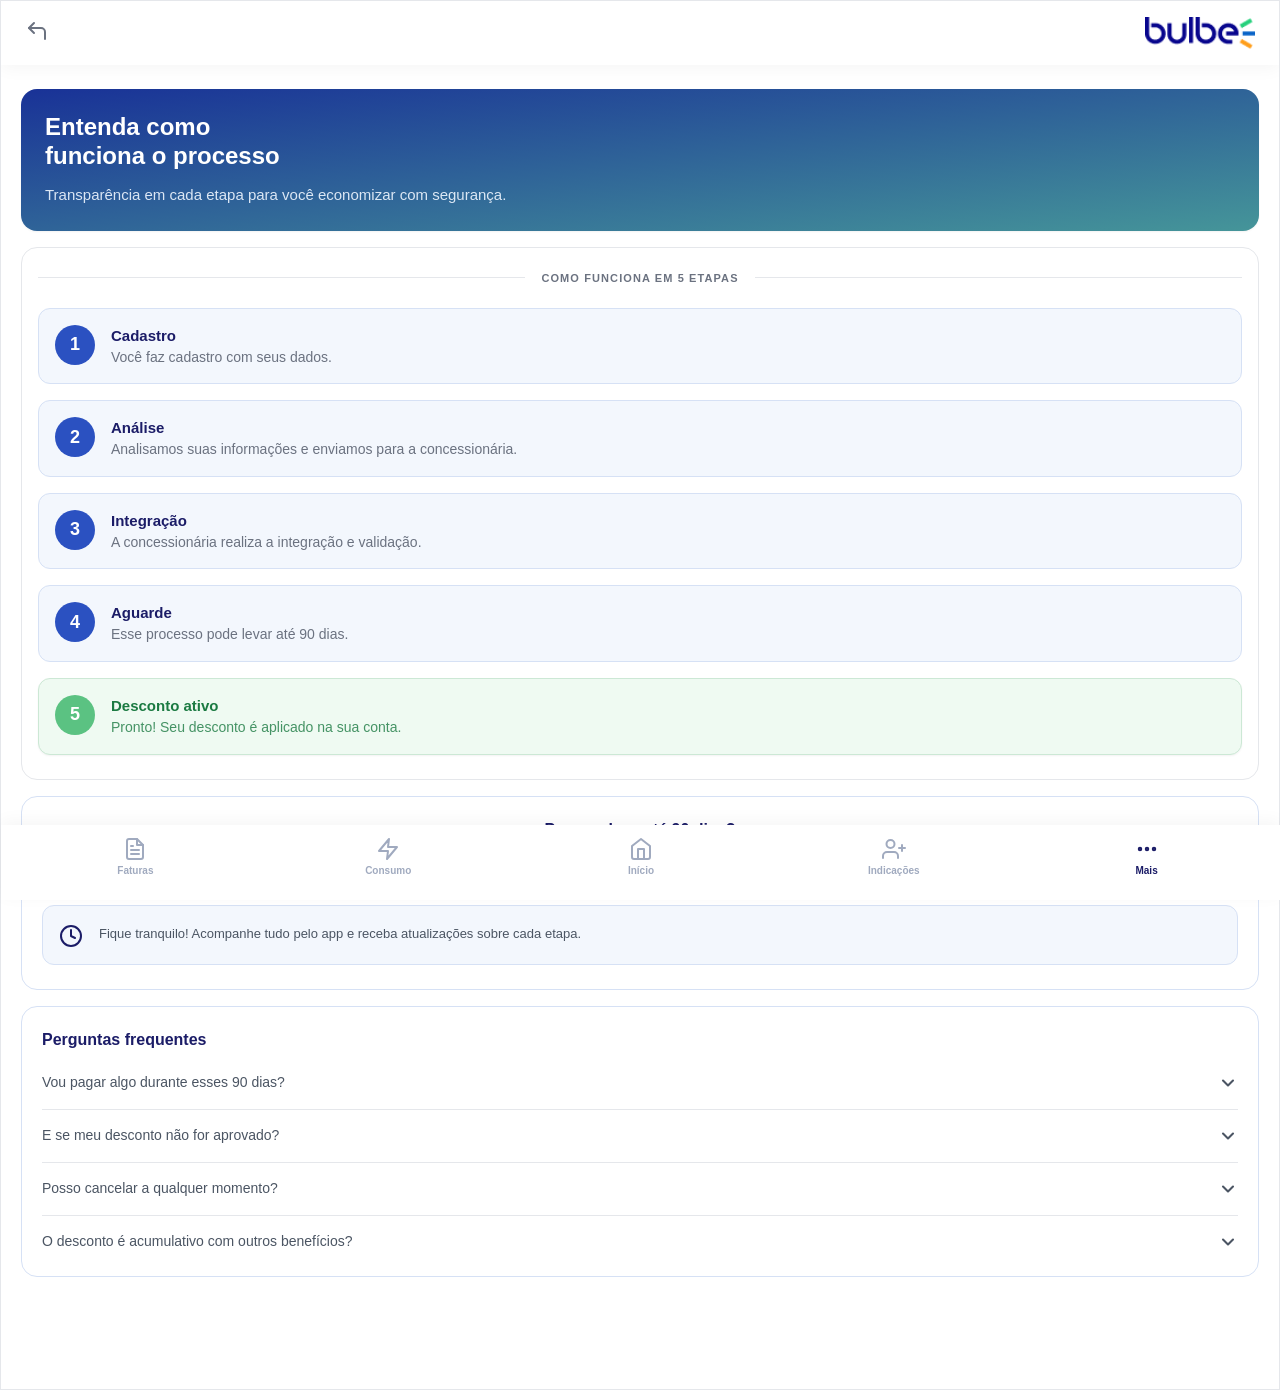
<file: index.html>
<!DOCTYPE html>
<html lang="pt-BR">
<head>
    <meta charset="UTF-8">
    <meta name="viewport" content="width=device-width, initial-scale=1.0, maximum-scale=1.0, user-scalable=no">
    <title>Bulbe - Protótipo</title>
    <link rel="stylesheet" href="style.css">
</head>
<body>
    <div class="app-viewport">
        <header class="header">
            <button class="header-btn">
                <svg width="24" height="24" viewBox="0 0 24 24" fill="none" stroke="currentColor" stroke-width="2" stroke-linecap="round" stroke-linejoin="round">
                    <polyline points="9 14 4 9 9 4"></polyline>
                    <path d="M20 20v-7a4 4 0 0 0-4-4H4"></path>
                </svg>
            </button>
            
            <div class="logo-container">
                <img src="assets/logo_header.png" alt="Logotipo Bulbe" class="logo-img">
            </div>
        </header>

        <main class="main-content">
            
            <section class="hero-banner">
                <h1>Entenda como<br>funciona o processo</h1>
                <p>Transparência em cada etapa para você economizar com segurança.</p>
            </section>

            <div class="process-wrapper">
                <div class="divider-container">
                    <div class="divider-line"></div>
                    <span class="divider-text">Como funciona em 5 etapas</span>
                    <div class="divider-line"></div>
                </div>

                <div class="steps-container">
                    
                    <div class="step-card">
                        <div class="step-circle">1</div>
                        <div class="step-content">
                            <h3 class="step-title">Cadastro</h3>
                            <p class="step-description">Você faz cadastro com seus dados.</p>
                        </div>
                    </div>

                    <div class="step-card">
                        <div class="step-circle">2</div>
                        <div class="step-content">
                            <h3 class="step-title">Análise</h3>
                            <p class="step-description">Analisamos suas informações e enviamos para a concessionária.</p>
                        </div>
                    </div>

                    <div class="step-card">
                        <div class="step-circle">3</div>
                        <div class="step-content">
                            <h3 class="step-title">Integração</h3>
                            <p class="step-description">A concessionária realiza a integração e validação.</p>
                        </div>
                    </div>

                    <div class="step-card">
                        <div class="step-circle">4</div>
                        <div class="step-content">
                            <h3 class="step-title">Aguarde</h3>
                            <p class="step-description">Esse processo pode levar até 90 dias.</p>
                        </div>
                    </div>

                    <div class="step-card green-theme">
                        <div class="step-circle green-theme">5</div>
                        <div class="step-content">
                            <h3 class="step-title green-theme">Desconto ativo</h3>
                            <p class="step-description green-theme">Pronto! Seu desconto é aplicado na sua conta.</p>
                        </div>
                    </div>

                </div>
            </div>

            <div class="info-card">
                <h3 class="info-card-title">Por que leva até 90 dias?</h3>
                
                <div class="info-card-body">
                    <div class="info-card-icon">
                        <svg width="24" height="24" viewBox="0 0 24 24" fill="none" stroke="currentColor" stroke-width="2" stroke-linecap="round" stroke-linejoin="round">
                            <path d="M12 22s8-4 8-10V5l-8-3-8 3v7c0 6 8 10 8 10z"></path>
                            <path d="M9 12l2 2 4-4"></path>
                        </svg>
                    </div>
                    <p class="info-card-text">O prazo depende da concessionária de energia da sua região. É um processo que envolve validações internas, integrações e análises de segurança.</p>
                </div>

                <div class="info-card-alert">
                    <div class="info-card-icon">
                        <svg width="24" height="24" viewBox="0 0 24 24" fill="none" stroke="currentColor" stroke-width="2" stroke-linecap="round" stroke-linejoin="round">
                            <circle cx="12" cy="12" r="10"></circle>
                            <polyline points="12 6 12 12 16 14"></polyline>
                        </svg>
                    </div>
                    <p class="info-card-alert-text">Fique tranquilo! Acompanhe tudo pelo app e receba atualizações sobre cada etapa.</p>
                </div>
            </div>

            <div class="faq-card">
                <h3 class="faq-card-title">Perguntas frequentes</h3>
                
                <div class="faq-list">
                    <div class="faq-item">
                        <span class="faq-question">Vou pagar algo durante esses 90 dias?</span>
                        <svg class="faq-icon" width="20" height="20" viewBox="0 0 24 24" fill="none" stroke="currentColor" stroke-width="2.5" stroke-linecap="round" stroke-linejoin="round">
                            <polyline points="6 9 12 15 18 9"></polyline>
                        </svg>
                    </div>
                    
                    <div class="faq-item">
                        <span class="faq-question">E se meu desconto não for aprovado?</span>
                        <svg class="faq-icon" width="20" height="20" viewBox="0 0 24 24" fill="none" stroke="currentColor" stroke-width="2.5" stroke-linecap="round" stroke-linejoin="round">
                            <polyline points="6 9 12 15 18 9"></polyline>
                        </svg>
                    </div>
                    
                    <div class="faq-item">
                        <span class="faq-question">Posso cancelar a qualquer momento?</span>
                        <svg class="faq-icon" width="20" height="20" viewBox="0 0 24 24" fill="none" stroke="currentColor" stroke-width="2.5" stroke-linecap="round" stroke-linejoin="round">
                            <polyline points="6 9 12 15 18 9"></polyline>
                        </svg>
                    </div>
                    
                    <div class="faq-item">
                        <span class="faq-question">O desconto é acumulativo com outros benefícios?</span>
                        <svg class="faq-icon" width="20" height="20" viewBox="0 0 24 24" fill="none" stroke="currentColor" stroke-width="2.5" stroke-linecap="round" stroke-linejoin="round">
                            <polyline points="6 9 12 15 18 9"></polyline>
                        </svg>
                    </div>
                </div>
            </div>

        </main>

        <nav class="bottom-nav">
            
            <button class="nav-item">
                <svg width="24" height="24" viewBox="0 0 24 24" fill="none" stroke="currentColor" stroke-width="2" stroke-linecap="round" stroke-linejoin="round"><path d="M14 2H6a2 2 0 0 0-2 2v16a2 2 0 0 0 2 2h12a2 2 0 0 0 2-2V8z"/><polyline points="14 2 14 8 20 8"/><line x1="16" y1="13" x2="8" y2="13"/><line x1="16" y1="17" x2="8" y2="17"/><polyline points="10 9 9 9 8 9"/></svg>
                <span>Faturas</span>
            </button>

            <button class="nav-item">
                <svg width="24" height="24" viewBox="0 0 24 24" fill="none" stroke="currentColor" stroke-width="2" stroke-linecap="round" stroke-linejoin="round"><polygon points="13 2 3 14 12 14 11 22 21 10 12 10 13 2"/></svg>
                <span>Consumo</span>
            </button>

            <button class="nav-item">
                <svg width="24" height="24" viewBox="0 0 24 24" fill="none" stroke="currentColor" stroke-width="2" stroke-linecap="round" stroke-linejoin="round"><path d="m3 9 9-7 9 7v11a2 2 0 0 1-2 2H5a2 2 0 0 1-2-2z"/><polyline points="9 22 9 12 15 12 15 22"/></svg>
                <span>Início</span>
            </button>

            <button class="nav-item">
                <svg width="24" height="24" viewBox="0 0 24 24" fill="none" stroke="currentColor" stroke-width="2" stroke-linecap="round" stroke-linejoin="round"><path d="M16 21v-2a4 4 0 0 0-4-4H5a4 4 0 0 0-4 4v2"/><circle cx="8.5" cy="7" r="4"/><line x1="20" y1="8" x2="20" y2="14"/><line x1="23" y1="11" x2="17" y2="11"/></svg>
                <span>Indicações</span>
            </button>

            <button class="nav-item active">
                <svg width="24" height="24" viewBox="0 0 24 24" fill="none" stroke="currentColor" stroke-width="2.5" stroke-linecap="round" stroke-linejoin="round"><circle cx="12" cy="12" r="1"/><circle cx="19" cy="12" r="1"/><circle cx="5" cy="12" r="1"/></svg>
                <span>Mais</span>
            </button>

        </nav>
    </div>
</body>
</html>
</file>
<file: style.css>
/* 1. CSS RESET & VARIÁVEIS BASE */
:root {
    --color-dark: #1B1C67;
    --color-blue: #2B51C1;
    --color-card-blue-bg: #F3F7FD;
    --color-card-blue-border: #D6E1F5;
    --color-green-text: #1B7A42;
    --color-green-circle: #5BC282;
    --color-card-green-bg: #EFFAF2;
    --color-card-green-border: #CCE8D5;
    --color-gray-text: #6B7280; /* Ajustado para um cinza ligeiramente mais legível */
    --color-gray-dark: #4B5563; /* Cinza escuro para textos de FAQ */
    --color-gray-nav: #A0AABF;
    --color-bg-body: #F3F4F6;
    --color-border-light: #F3F4F6;
    --color-white: #FFFFFF;
}

* {
    margin: 0;
    padding: 0;
    box-sizing: border-box;
    font-family: 'Poppins', sans-serif;
}

body {
    background-color: var(--color-bg-body);
    color: #1f2937;
    display: flex;
    align-items: center;
    justify-content: center;
    min-height: 100%;
}

button {
    background: none;
    border: none;
    cursor: pointer;
    font: inherit;
}

/* 2. ESTRUTURA PRINCIPAL (VIEWPORT) */
.app-viewport {
    min-width: 402px;
    width: 100%;
    min-height: 874px;
    background-color: var(--color-white);
    position: relative;
    overflow: hidden;
    display: flex;
    flex-direction: column;
    box-shadow: 0 1px 3px rgba(0,0,0,0.1);
    border: 1px solid #e5e7eb;
}

/* 3. CABEÇALHO (HEADER) */
.header {
    display: flex;
    align-items: center;
    justify-content: space-between;
    padding: 16px 24px;
    box-shadow: 0 4px 16px rgba(0, 0, 0, 0.04);
    background-color: var(--color-white);
    flex-shrink: 0;
    z-index: 10;
}

.header-btn {
    color: #6b7280;
    transition: color 0.2s;
}
.header-btn:hover { color: #1f2937; }

.logo-container {
    display: flex;
    align-items: center;
}

.logo-img {
    height: 32px;
    width: auto;
}

/* 4. ÁREA DE CONTEÚDO (MAIN) */
.main-content {
    flex: 1;
    overflow-y: auto;
    padding: 24px 20px 112px 20px;
    background-color: var(--color-white);
    
    -ms-overflow-style: none;
    scrollbar-width: none;
}
.main-content::-webkit-scrollbar {
    display: none;
}

/* 5. COMPONENTES INTERNOS */
.hero-banner {
    background: linear-gradient(to bottom right, #193297, #459599);
    border-radius: 16px;
    padding: 24px;
    margin-bottom: 16px;
    color: var(--color-white);
    box-shadow: 0 1px 2px rgba(0,0,0,0.05);
}

.hero-banner h1 {
    font-size: 24px;
    font-weight: 700;
    margin-bottom: 12px;
    line-height: 1.2;
}

.hero-banner p {
    font-size: 15px;
    color: #eff6ff;
    line-height: 1.6;
    opacity: 0.9;
}

/* CAIXA ENVOLVENTE DAS ETAPAS */
.process-wrapper {
    border: 1px solid #e5e7eb;
    background-color: var(--color-white);
    border-radius: 16px;
    padding: 24px 16px;
}

.divider-container {
    display: flex;
    align-items: center;
    justify-content: center;
    margin-bottom: 24px;
}

.divider-line {
    height: 1px;
    background-color: #e5e7eb;
    flex: 1;
}

.divider-text {
    padding: 0 16px;
    font-size: 11px;
    font-weight: 700;
    color: var(--color-gray-text);
    letter-spacing: 0.1em;
    text-transform: uppercase;
}

/* Cards de Etapas */
.steps-container {
    display: flex;
    flex-direction: column;
    gap: 16px;
}

.step-card {
    display: flex;
    align-items: flex-start;
    gap: 16px;
    padding: 16px;
    border-radius: 12px;
    background-color: var(--color-card-blue-bg);
    border: 1px solid var(--color-card-blue-border);
}

.step-card.green-theme {
    background-color: var(--color-card-green-bg);
    border-color: var(--color-card-green-border);
    box-shadow: 0 1px 2px rgba(0,0,0,0.05);
}

.step-circle {
    width: 40px;
    height: 40px;
    flex-shrink: 0;
    border-radius: 50%;
    background-color: var(--color-blue);
    color: var(--color-white);
    display: flex;
    align-items: center;
    justify-content: center;
    font-weight: 700;
    font-size: 18px;
}

.step-circle.green-theme {
    background-color: var(--color-green-circle);
}

.step-content {
    display: flex;
    flex-direction: column;
    padding-top: 2px;
}

.step-title {
    font-weight: 700;
    font-size: 15px;
    color: var(--color-dark);
}

.step-title.green-theme {
    color: var(--color-green-text);
}

.step-description {
    font-size: 14px;
    color: var(--color-gray-text);
    margin-top: 4px;
    line-height: 1.4;
}

.step-description.green-theme {
    color: var(--color-green-text);
    opacity: 0.8;
}

/* --- NOVOS COMPONENTES (INFO CARD & FAQ) --- */

.info-card, .faq-card {
    border: 1px solid var(--color-card-blue-border); /* Borda baseada na sua imagem */
    background-color: var(--color-white);
    border-radius: 16px;
    padding: 24px 20px;
    margin-top: 16px; /* Espaço para desgrudar do bloco de cima */
}

/* Info Card Especifico */
.info-card-title {
    text-align: center;
    font-size: 16px;
    font-weight: 700;
    color: var(--color-dark);
    margin-bottom: 20px;
}

.info-card-body {
    display: flex;
    gap: 16px;
    align-items: flex-start;
    margin-bottom: 20px;
}

.info-card-icon {
    color: var(--color-dark);
    flex-shrink: 0;
    display: flex;
    align-items: center;
    justify-content: center;
    padding-top: 2px;
}

.info-card-text {
    font-size: 14px;
    color: var(--color-gray-dark);
    line-height: 1.5;
}

.info-card-alert {
    background-color: var(--color-card-blue-bg);
    border: 1px solid var(--color-card-blue-border);
    border-radius: 12px;
    padding: 16px;
    display: flex;
    gap: 16px;
    align-items: center;
}

.info-card-alert-text {
    font-size: 13px;
    color: var(--color-gray-dark);
    line-height: 1.4;
}

/* FAQ Especifico */
.faq-card-title {
    font-size: 16px;
    font-weight: 700;
    color: var(--color-dark);
    margin-bottom: 8px;
}

.faq-list {
    display: flex;
    flex-direction: column;
}

.faq-item {
    display: flex;
    justify-content: space-between;
    align-items: center;
    padding: 16px 0;
    border-bottom: 1px solid #E5E7EB;
    cursor: pointer;
}

.faq-item:last-child {
    border-bottom: none;
    padding-bottom: 0;
}

.faq-question {
    font-size: 14px;
    color: var(--color-gray-dark);
    font-weight: 500;
    padding-right: 16px; /* Evita que o texto encoste na seta */
    line-height: 1.4;
}

.faq-icon {
    color: var(--color-gray-dark);
    flex-shrink: 0;
    transition: transform 0.2s ease;
}

/* 6. NAVEGAÇÃO INFERIOR (BOTTOM NAV) */
.bottom-nav {
    position: fixed;
    bottom: 0;
    width: 100%;
    background-color: var(--color-white);
    /* Removido o border-top e adicionada uma sombra leve negativa no eixo Y (projetada para cima) */
    box-shadow: 0 -4px 16px rgba(0, 0, 0, 0.04);
    display: flex;
    justify-content: space-between;
    align-items: flex-end;
    padding: 12px 8px 24px 8px;
    z-index: 20;
}

.nav-item {
    display: flex;
    flex-direction: column;
    align-items: center;
    flex: 1;
    gap: 4px;
    color: var(--color-gray-nav);
    transition: color 0.2s;
}

.nav-item:hover {
    color: var(--color-blue);
}

.nav-item.active {
    color: var(--color-dark);
}

.nav-item.active:hover {
    color: var(--color-blue);
}

.nav-item span {
    font-size: 10px;
    font-weight: 600;
}

.nav-item.active span {
    font-weight: 700;
}
</file>
